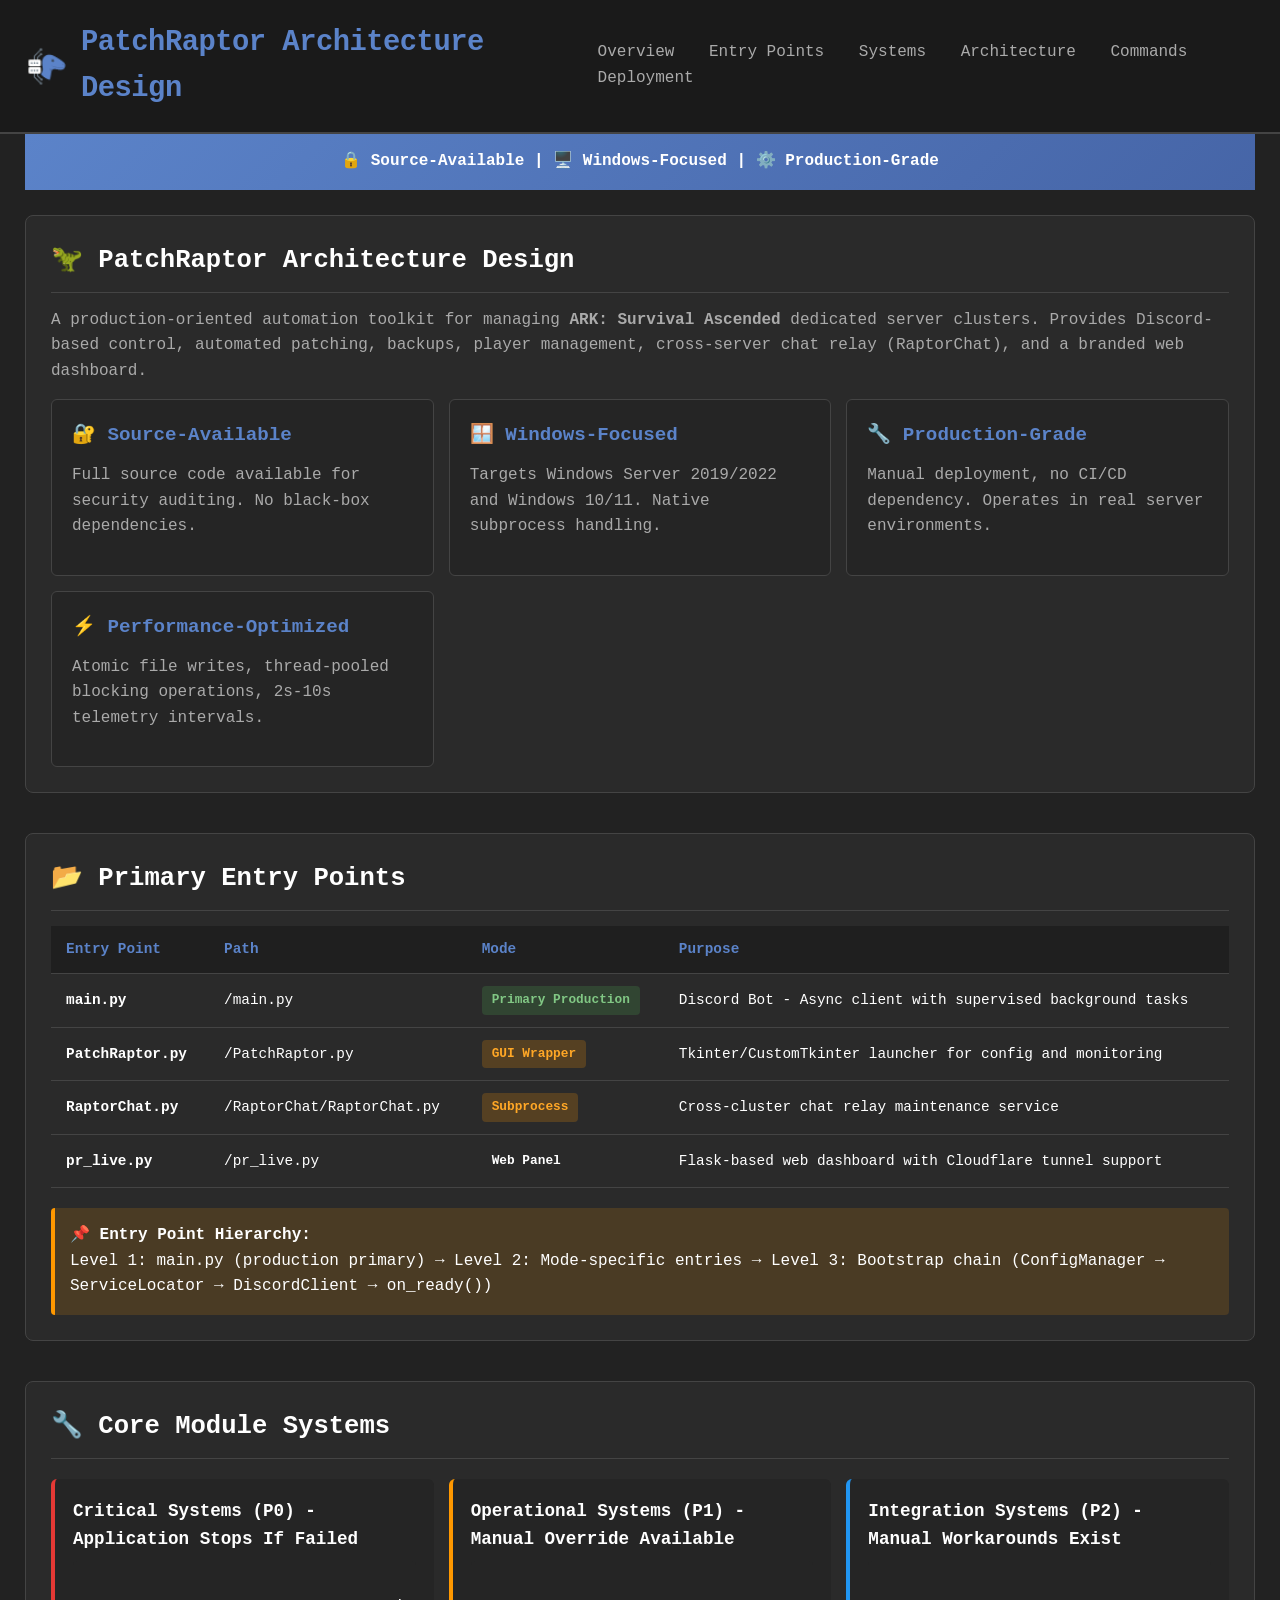
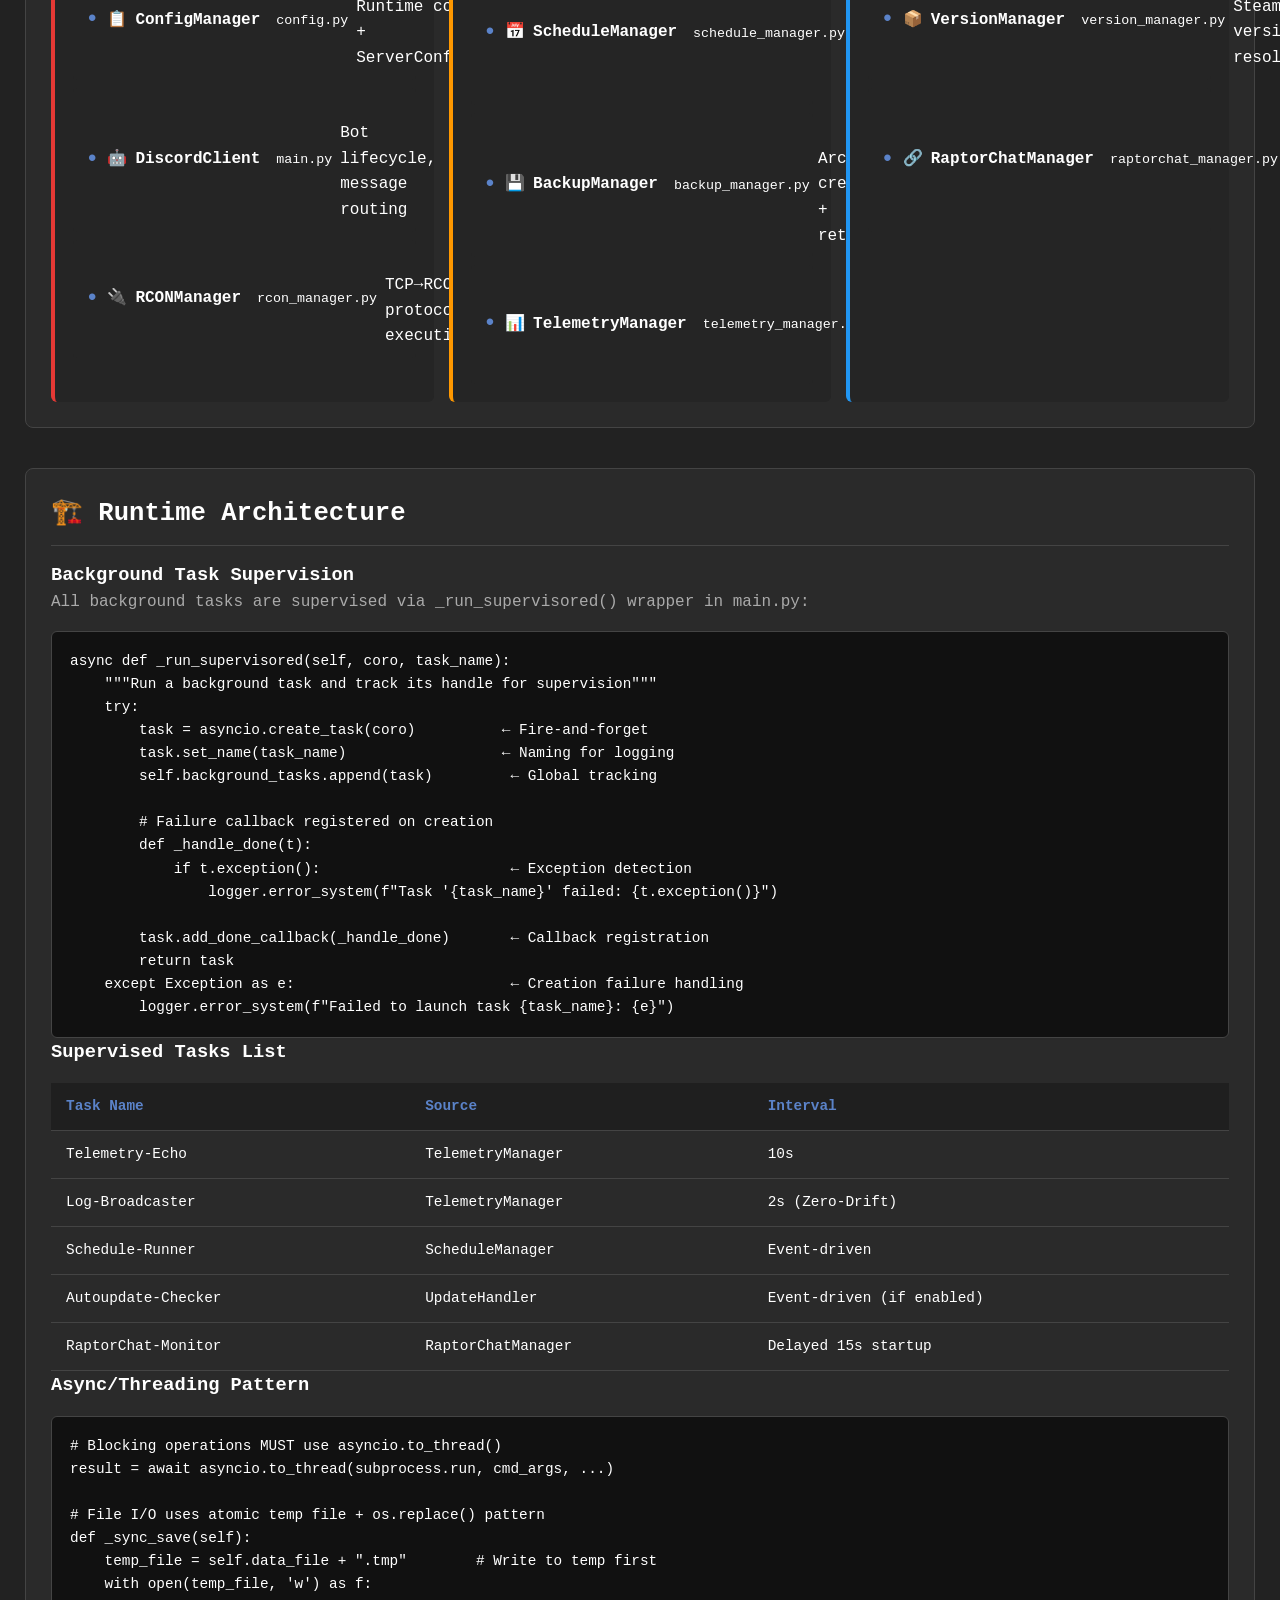
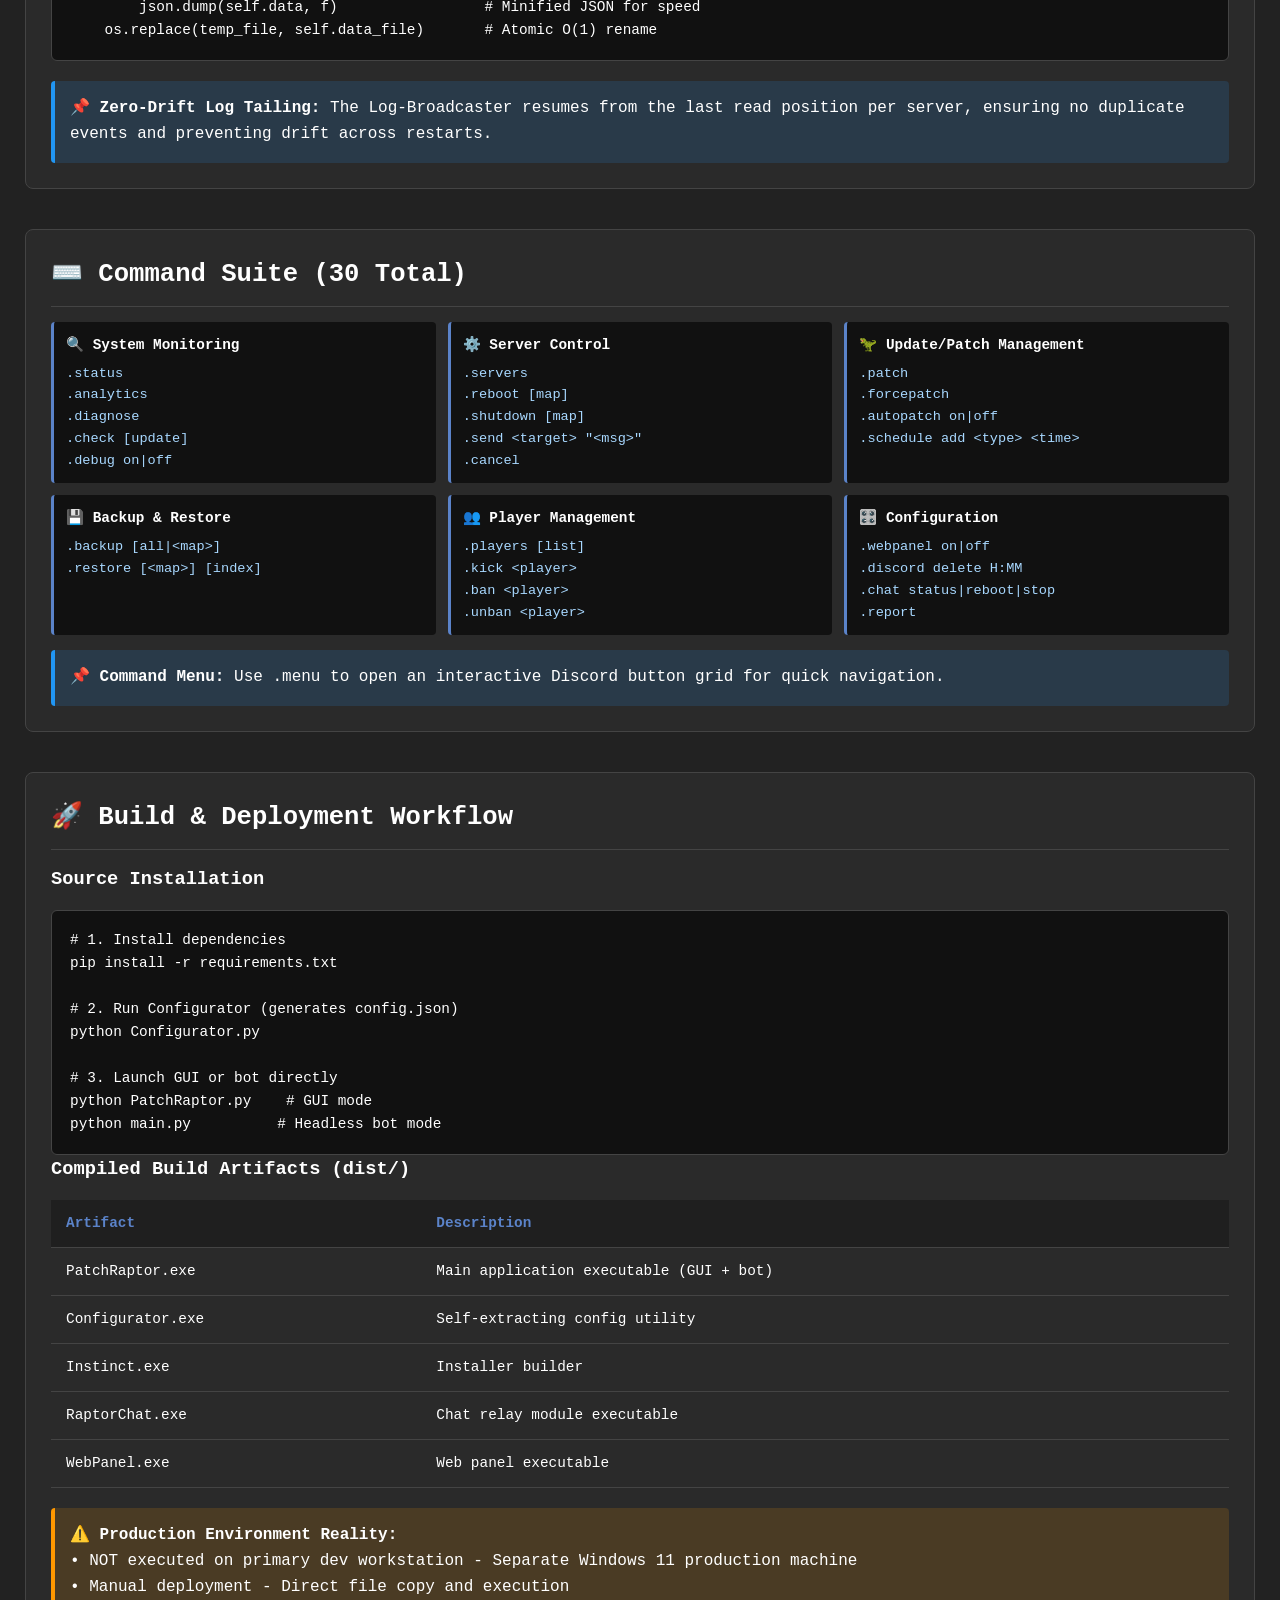
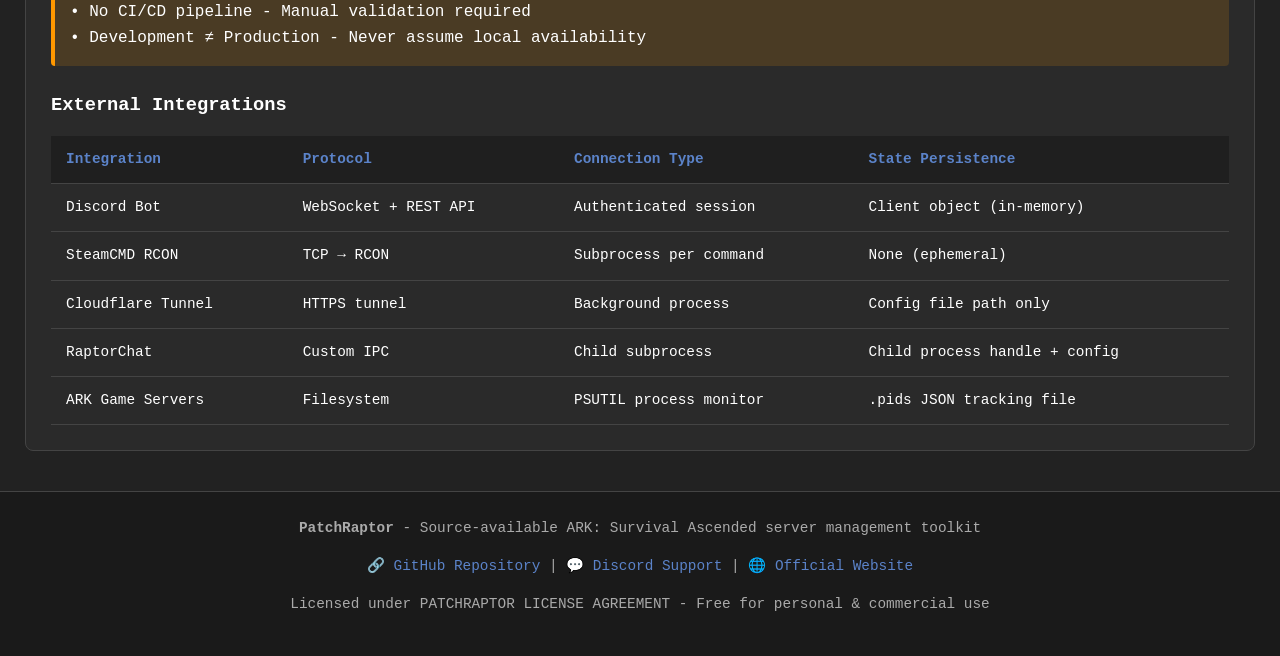
<file: docs/patchraptor.html>
<!DOCTYPE html>
<html lang="en">
<head>
    <meta charset="UTF-8">
    <meta name="viewport" content="width=device-width, initial-scale=1.0">
    <title>PatchRaptor - Architecture Design</title>
    
    <!-- Brand Styles -->
    <style>
        :root {
            --bg-color: #222222;
            --primary-color: #5B83C9;
            --hover-color: #4665a7;
            --text-primary: #ffffff;
            --text-secondary: #aaaaaa;
            --border-color: #444444;
            --font-main: 'Consolas', monospace;
            --card-bg: #2a2a2a;
            --success-color: #4caf50;
            --danger-color: #f44336;
            --warning-color: #ff9800;
            --info-color: #2196f3;
            --code-bg: #111111;
        }

        * {
            margin: 0;
            padding: 0;
            box-sizing: border-box;
        }

        body {
            background-color: var(--bg-color);
            color: var(--text-primary);
            font-family: var(--font-main);
            line-height: 1.6;
            overflow-x: hidden;
            display: flex;
            flex-direction: column;
            min-height: 100vh;
        }

        a {
            text-decoration: none;
            color: var(--primary-color);
            transition: color 0.3s ease;
        }

        a:hover {
            color: var(--hover-color);
        }

        .container {
            max-width: 1400px;
            margin: 0 auto;
            padding: 0 25px;
            width: 100%;
        }

        /* --- HEADER --- */
        header {
            background-color: #1a1a1a;
            border-bottom: 2px solid var(--border-color);
            padding-top: 20px;
            position: sticky;
            top: 0;
            z-index: 1000;
        }

        .header-content {
            display: flex;
            justify-content: space-between;
            align-items: center;
            margin-bottom: 20px;
            gap: 20px;
        }

        .logo {
            display: flex;
            align-items: center;
            gap: 12px;
            font-size: 1.8rem;
            font-weight: bold;
            color: var(--primary-color);
            letter-spacing: -0.5px;
        }

        .logo img {
            height: 44px;
            width: 44px;
            border-radius: 50%;
        }

        .nav-links a {
            margin-left: 25px;
            font-size: 1rem;
            color: var(--text-secondary);
        }

        .nav-links a:hover {
            color: var(--primary-color);
        }

        /* --- MAIN CONTENT --- */
        main {
            flex: 1;
            padding: 30px 0;
        }

        .section {
            margin-bottom: 40px;
            padding: 25px;
            background-color: var(--card-bg);
            border: 1px solid var(--border-color);
            border-radius: 8px;
        }

        .section-header {
            display: flex;
            align-items: center;
            gap: 12px;
            margin-bottom: 15px;
            padding-bottom: 10px;
            border-bottom: 1px solid var(--border-color);
        }

        .section-header h1,
        .section-header h2 {
            margin: 0;
            font-size: 1.6rem;
            color: white;
        }

        .section-header h3 {
            margin: 0;
            font-size: 1.3rem;
            color: var(--primary-color);
        }

        p {
            margin-bottom: 15px;
            color: var(--text-secondary);
        }

        /* --- FEATURES GRID --- */
        .features-grid {
            display: grid;
            grid-template-columns: repeat(auto-fit, minmax(320px, 1fr));
            gap: 15px;
        }

        .feature-card {
            background-color: #252525;
            padding: 20px;
            border: 1px solid var(--border-color);
            border-radius: 6px;
            transition: transform 0.2s, border-color 0.2s;
        }

        .feature-card:hover {
            transform: translateY(-3px);
            border-color: var(--primary-color);
        }

        .feature-card h3 {
            display: flex;
            align-items: center;
            gap: 10px;
            font-size: 1.2rem;
            color: var(--primary-color);
            margin-bottom: 12px;
        }

        /* --- SYSTEM TIERS --- */
        .system-grid {
            display: grid;
            grid-template-columns: repeat(auto-fit, minmax(300px, 1fr));
            gap: 15px;
            margin-top: 20px;
        }

        .system-card {
            background-color: #252525;
            border-left: 4px solid var(--primary-color);
            padding: 18px;
            border-radius: 6px;
        }

        .system-card.p0 {
            border-left-color: #e53935;
        }

        .system-card.p1 {
            border-left-color: var(--warning-color);
        }

        .system-card.p2 {
            border-left-color: var(--info-color);
        }

        .system-card h4 {
            margin-bottom: 8px;
            font-size: 1.1rem;
        }

        .priority-badge {
            display: inline-block;
            padding: 3px 8px;
            border-radius: 4px;
            font-size: 0.75rem;
            font-weight: bold;
            margin-left: 8px;
            text-transform: uppercase;
        }

        .priority-badge.p0 { background-color: rgba(229, 57, 53, 0.2); color: #ef5350; }
        .priority-badge.p1 { background-color: rgba(255, 152, 0, 0.2); color: #ffa726; }
        .priority-badge.p2 { background-color: rgba(33, 150, 243, 0.2); color: #64b5f6; }

        /* --- DIAGRAMS --- */
        .diagram-box {
            background-color: var(--code-bg);
            padding: 20px;
            border-radius: 6px;
            border: 1px solid var(--border-color);
            margin-top: 15px;
            overflow-x: auto;
        }

        .diagram-diagram {
            font-family: var(--font-main);
            font-size: 0.9rem;
        }

        /* --- TABLES --- */
        .table-wrapper {
            overflow-x: auto;
            margin-top: 15px;
        }

        table {
            width: 100%;
            border-collapse: collapse;
            font-size: 0.9rem;
        }

        th, td {
            padding: 12px 15px;
            text-align: left;
            border-bottom: 1px solid var(--border-color);
        }

        th {
            background-color: #1f1f1f;
            color: var(--primary-color);
            font-weight: bold;
        }

        tr:hover {
            background-color: #252525;
        }

        /* --- CODE BLOCKS --- */
        pre {
            background-color: var(--code-bg);
            padding: 18px;
            border-radius: 6px;
            overflow-x: auto;
            font-size: 0.9rem;
            border: 1px solid var(--border-color);
            margin-top: 15px;
        }

        code {
            font-family: 'Consolas', monospace;
        }

        /* --- FOOTER --- */
        footer {
            text-align: center;
            padding: 25px;
            background-color: #1a1a1a;
            border-top: 1px solid var(--border-color);
            font-size: 0.9rem;
            color: var(--text-secondary);
        }

        .footer-note {
            max-width: 800px;
            margin: 0 auto;
        }

        /* --- UTILITIES --- */
        .badge {
            display: inline-block;
            padding: 4px 10px;
            border-radius: 4px;
            font-size: 0.8rem;
            font-weight: bold;
        }

        .badge-success { background-color: rgba(76, 175, 80, 0.2); color: #81c784; }
        .badge-danger { background-color: rgba(244, 67, 54, 0.2); color: #e57373; }
        .badge-warning { background-color: rgba(255, 152, 0, 0.2); color: #ffa726; }
        
        .highlight {
            background-color: rgba(91, 131, 201, 0.2);
            padding: 2px 6px;
            border-radius: 3px;
        }

        /* --- BANNER --- */
        .banner {
            background: linear-gradient(135deg, var(--primary-color), #4665a7);
            color: #fff;
            padding: 15px 20px;
            text-align: center;
            font-weight: bold;
            margin-bottom: 25px;
        }

        /* --- COMMAND EXAMPLES --- */
        .commands-grid {
            display: grid;
            grid-template-columns: repeat(auto-fit, minmax(300px, 1fr));
            gap: 12px;
        }

        .command-card {
            background-color: var(--code-bg);
            padding: 12px;
            border-radius: 4px;
            border-left: 3px solid var(--primary-color);
        }

        .command-card h5 {
            color: white;
            margin-bottom: 6px;
            font-size: 0.9rem;
        }

        .command-card code {
            display: block;
            color: #a8d8ff;
            font-size: 0.85rem;
            word-break: break-all;
        }

        /* --- CATEGORIES --- */
        .categories-list {
            list-style: none;
            display: grid;
            grid-template-columns: repeat(auto-fit, minmax(250px, 1fr));
            gap: 8px;
        }

        .categories-list li {
            background-color: #252525;
            padding: 8px 12px;
            border-radius: 4px;
            display: flex;
            align-items: center;
            gap: 8px;
        }

        .categories-list li:before {
            content: '•';
            color: var(--primary-color);
            font-size: 1.5rem;
            line-height: 1;
        }

        /* --- ALERTS --- */
        .alert-box {
            background-color: rgba(33, 150, 243, 0.15);
            border-left: 4px solid var(--info-color);
            padding: 15px;
            margin-top: 20px;
            border-radius: 4px;
        }

        .alert-box.warning {
            background-color: rgba(255, 152, 0, 0.15);
            border-left-color: var(--warning-color);
        }

        .alert-box.danger {
            background-color: rgba(244, 67, 54, 0.15);
            border-left-color: var(--danger-color);
        }

    </style>
</head>
<body>

    <!-- Header -->
    <header>
        <div class="container">
            <div class="header-content">
                <div class="logo">
                    <img src="pr40.png" alt="PatchRaptor Logo">
                    PatchRaptor Architecture Design
                </div>
                <nav class="nav-links">
                    <a href="#overview">Overview</a>
                    <a href="#entry-points">Entry Points</a>
                    <a href="#systems">Systems</a>
                    <a href="#architecture">Architecture</a>
                    <a href="#commands">Commands</a>
                    <a href="#deployment">Deployment</a>
                </nav>
            </div>
        </div>
    </header>

    <!-- Banner -->
    <div class="container">
        <div class="banner">
            🔒 Source-Available | 🖥️ Windows-Focused | ⚙️ Production-Grade
        </div>
    </div>

    <!-- Main Content -->
    <main class="container">

        <!-- Overview Section -->
        <section id="overview" class="section">
            <div class="section-header">
                <h1>🦖 PatchRaptor Architecture Design</h1>
            </div>
            <p>
                A production-oriented automation toolkit for managing <strong>ARK: Survival Ascended</strong> dedicated server clusters.
                Provides Discord-based control, automated patching, backups, player management, cross-server chat relay (RaptorChat), 
                and a branded web dashboard.
            </p>

            <div class="features-grid">
                <div class="feature-card">
                    <h3>🔐 Source-Available</h3>
                    <p>Full source code available for security auditing. No black-box dependencies.</p>
                </div>
                <div class="feature-card">
                    <h3>🪟 Windows-Focused</h3>
                    <p>Targets Windows Server 2019/2022 and Windows 10/11. Native subprocess handling.</p>
                </div>
                <div class="feature-card">
                    <h3>🔧 Production-Grade</h3>
                    <p>Manual deployment, no CI/CD dependency. Operates in real server environments.</p>
                </div>
                <div class="feature-card">
                    <h3>⚡ Performance-Optimized</h3>
                    <p>Atomic file writes, thread-pooled blocking operations, 2s-10s telemetry intervals.</p>
                </div>
            </div>
        </section>

        <!-- Entry Points Section -->
        <section id="entry-points" class="section">
            <div class="section-header">
                <h2>📂 Primary Entry Points</h2>
            </div>
            
            <table>
                <thead>
                    <tr>
                        <th>Entry Point</th>
                        <th>Path</th>
                        <th>Mode</th>
                        <th>Purpose</th>
                    </tr>
                </thead>
                <tbody>
                    <tr>
                        <td><strong>main.py</strong></td>
                        <td>/main.py</td>
                        <td><span class="badge badge-success">Primary Production</span></td>
                        <td>Discord Bot - Async client with supervised background tasks</td>
                    </tr>
                    <tr>
                        <td><strong>PatchRaptor.py</strong></td>
                        <td>/PatchRaptor.py</td>
                        <td><span class="badge badge-warning">GUI Wrapper</span></td>
                        <td>Tkinter/CustomTkinter launcher for config and monitoring</td>
                    </tr>
                    <tr>
                        <td><strong>RaptorChat.py</strong></td>
                        <td>/RaptorChat/RaptorChat.py</td>
                        <td><span class="badge badge-warning">Subprocess</span></td>
                        <td>Cross-cluster chat relay maintenance service</td>
                    </tr>
                    <tr>
                        <td><strong>pr_live.py</strong></td>
                        <td>/pr_live.py</td>
                        <td><span class="badge badge-info">Web Panel</span></td>
                        <td>Flask-based web dashboard with Cloudflare tunnel support</td>
                    </tr>
                </tbody>
            </table>

            <div class="alert-box warning">
                <strong>📌 Entry Point Hierarchy:</strong><br>
                Level 1: <code>main.py</code> (production primary) → Level 2: Mode-specific entries → 
                Level 3: Bootstrap chain (ConfigManager → ServiceLocator → DiscordClient → on_ready())
            </div>
        </section>

        <!-- Systems Section -->
        <section id="systems" class="section">
            <div class="section-header">
                <h2>🔧 Core Module Systems</h2>
            </div>

            <div class="system-grid">
                <!-- P0 Critical -->
                <div class="system-card p0">
                    <h4>Critical Systems (P0) - Application Stops If Failed</h4>
                    <ul class="categories-list">
                        <li>📋 <strong>ConfigManager</strong><br><small><code>config.py</code></small><br>Runtime config + ServerConfig[]</li>
                        <li>🤖 <strong>DiscordClient</strong><br><small><code>main.py</code></small><br>Bot lifecycle, message routing</li>
                        <li>🔌 <strong>RCONManager</strong><br><small><code>rcon_manager.py</code></small><br>TCP→RCON protocol execution</li>
                    </ul>
                </div>

                <!-- P1 Operational -->
                <div class="system-card p1">
                    <h4>Operational Systems (P1) - Manual Override Available</h4>
                    <ul class="categories-list">
                        <li>📅 <strong>ScheduleManager</strong><br><small><code>schedule_manager.py</code></small><br>Task queue + timing</li>
                        <li>💾 <strong>BackupManager</strong><br><small><code>backup_manager.py</code></small><br>Archive creation + retention</li>
                        <li>📊 <strong>TelemetryManager</strong><br><small><code>telemetry_manager.py</code></small><br>Metrics + state broadcast</li>
                    </ul>
                </div>

                <!-- P2 Integration -->
                <div class="system-card p2">
                    <h4>Integration Systems (P2) - Manual Workarounds Exist</h4>
                    <ul class="categories-list">
                        <li>📦 <strong>VersionManager</strong><br><small><code>version_manager.py</code></small><br>Steam version resolution</li>
                        <li>🔗 <strong>RaptorChatManager</strong><br><small><code>raptorchat_manager.py</code></small><br>Cross-cluster chat relay</li>
                    </ul>
                </div>
            </div>
        </section>

        <!-- Architecture Section -->
        <section id="architecture" class="section">
            <div class="section-header">
                <h2>🏗️ Runtime Architecture</h2>
            </div>

            <h3>Background Task Supervision</h3>
            <p>All background tasks are supervised via <code>_run_supervisored()</code> wrapper in <code>main.py</code>:</p>

            <pre><code>async def _run_supervisored(self, coro, task_name):
    """Run a background task and track its handle for supervision"""
    try:
        task = asyncio.create_task(coro)          ← Fire-and-forget
        task.set_name(task_name)                  ← Naming for logging
        self.background_tasks.append(task)         ← Global tracking

        # Failure callback registered on creation
        def _handle_done(t):
            if t.exception():                      ← Exception detection
                logger.error_system(f"Task '{task_name}' failed: {t.exception()}")

        task.add_done_callback(_handle_done)       ← Callback registration
        return task
    except Exception as e:                         ← Creation failure handling
        logger.error_system(f"Failed to launch task {task_name}: {e}")</code></pre>

            <h3>Supervised Tasks List</h3>
            <div class="table-wrapper">
                <table>
                    <thead>
                        <tr>
                            <th>Task Name</th>
                            <th>Source</th>
                            <th>Interval</th>
                        </tr>
                    </thead>
                    <tbody>
                        <tr><td>Telemetry-Echo</td><td><code>TelemetryManager</code></td><td>10s</td></tr>
                        <tr><td>Log-Broadcaster</td><td><code>TelemetryManager</code></td><td>2s (Zero-Drift)</td></tr>
                        <tr><td>Schedule-Runner</td><td><code>ScheduleManager</code></td><td>Event-driven</td></tr>
                        <tr><td>Autoupdate-Checker</td><td><code>UpdateHandler</code></td><td>Event-driven (if enabled)</td></tr>
                        <tr><td>RaptorChat-Monitor</td><td><code>RaptorChatManager</code></td><td>Delayed 15s startup</td></tr>
                    </tbody>
                </table>
            </div>

            <h3>Async/Threading Pattern</h3>
            <pre><code># Blocking operations MUST use asyncio.to_thread()
result = await asyncio.to_thread(subprocess.run, cmd_args, ...)

# File I/O uses atomic temp file + os.replace() pattern
def _sync_save(self):
    temp_file = self.data_file + ".tmp"        # Write to temp first
    with open(temp_file, 'w') as f:
        json.dump(self.data, f)                 # Minified JSON for speed
    os.replace(temp_file, self.data_file)       # Atomic O(1) rename</code></pre>

            <div class="alert-box">
                <strong>📌 Zero-Drift Log Tailing:</strong> The Log-Broadcaster resumes from the last read position per server, 
                ensuring no duplicate events and preventing drift across restarts.
            </div>
        </section>

        <!-- Commands Section -->
        <section id="commands" class="section">
            <div class="section-header">
                <h2>⌨️ Command Suite (30 Total)</h2>
            </div>

            <div class="commands-grid">
                <div class="command-card">
                    <h5>🔍 System Monitoring</h5>
                    <code>.status<br>.analytics<br>.diagnose<br>.check [update]<br>.debug on|off</code>
                </div>
                <div class="command-card">
                    <h5>⚙️ Server Control</h5>
                    <code>.servers<br>.reboot [map]<br>.shutdown [map]<br>.send &lt;target&gt; "&lt;msg&gt;"<br>.cancel</code>
                </div>
                <div class="command-card">
                    <h5>🦖 Update/Patch Management</h5>
                    <code>.patch<br>.forcepatch<br>.autopatch on|off<br>.schedule add &lt;type&gt; &lt;time&gt;</code>
                </div>
                <div class="command-card">
                    <h5>💾 Backup & Restore</h5>
                    <code>.backup [all|&lt;map&gt;]<br>.restore [&lt;map&gt;] [index]</code>
                </div>
                <div class="command-card">
                    <h5>👥 Player Management</h5>
                    <code>.players [list]<br>.kick &lt;player&gt;<br>.ban &lt;player&gt;<br>.unban &lt;player&gt;</code>
                </div>
                <div class="command-card">
                    <h5>🎛️ Configuration</h5>
                    <code>.webpanel on|off<br>.discord delete H:MM<br>.chat status|reboot|stop<br>.report</code>
                </div>
            </div>

            <div class="alert-box" style="margin-top: 15px;">
                <strong>📌 Command Menu:</strong> Use <code>.menu</code> to open an interactive Discord button grid for quick navigation.
            </div>
        </section>

        <!-- Deployment Section -->
        <section id="deployment" class="section">
            <div class="section-header">
                <h2>🚀 Build & Deployment Workflow</h2>
            </div>

            <h3>Source Installation</h3>
            <pre><code># 1. Install dependencies
pip install -r requirements.txt

# 2. Run Configurator (generates config.json)
python Configurator.py

# 3. Launch GUI or bot directly
python PatchRaptor.py    # GUI mode
python main.py          # Headless bot mode</code></pre>

            <h3>Compiled Build Artifacts (<code>dist/</code>)</h3>
            <div class="table-wrapper">
                <table>
                    <thead>
                        <tr>
                            <th>Artifact</th>
                            <th>Description</th>
                        </tr>
                    </thead>
                    <tbody>
                        <tr>
                            <td><code>PatchRaptor.exe</code></td>
                            <td>Main application executable (GUI + bot)</td>
                        </tr>
                        <tr>
                            <td><code>Configurator.exe</code></td>
                            <td>Self-extracting config utility</td>
                        </tr>
                        <tr>
                            <td><code>Instinct.exe</code></td>
                            <td>Installer builder</td>
                        </tr>
                        <tr>
                            <td><code>RaptorChat.exe</code></td>
                            <td>Chat relay module executable</td>
                        </tr>
                        <tr>
                            <td><code>WebPanel.exe</code></td>
                            <td>Web panel executable</td>
                        </tr>
                    </tbody>
                </table>
            </div>

            <div class="alert-box warning">
                <strong>⚠️ Production Environment Reality:</strong><br>
                • NOT executed on primary dev workstation - Separate Windows 11 production machine<br>
                • Manual deployment - Direct file copy and execution<br>
                • No CI/CD pipeline - Manual validation required<br>
                • Development ≠ Production - Never assume local availability
            </div>

            <h3 style="margin-top: 25px;">External Integrations</h3>
            <div class="table-wrapper">
                <table>
                    <thead>
                        <tr>
                            <th>Integration</th>
                            <th>Protocol</th>
                            <th>Connection Type</th>
                            <th>State Persistence</th>
                        </tr>
                    </thead>
                    <tbody>
                        <tr>
                            <td>Discord Bot</td>
                            <td>WebSocket + REST API</td>
                            <td>Authenticated session</td>
                            <td>Client object (in-memory)</td>
                        </tr>
                        <tr>
                            <td>SteamCMD RCON</td>
                            <td>TCP → RCON</td>
                            <td>Subprocess per command</td>
                            <td>None (ephemeral)</td>
                        </tr>
                        <tr>
                            <td>Cloudflare Tunnel</td>
                            <td>HTTPS tunnel</td>
                            <td>Background process</td>
                            <td>Config file path only</td>
                        </tr>
                        <tr>
                            <td>RaptorChat</td>
                            <td>Custom IPC</td>
                            <td>Child subprocess</td>
                            <td>Child process handle + config</td>
                        </tr>
                        <tr>
                            <td>ARK Game Servers</td>
                            <td>Filesystem</td>
                            <td>PSUTIL process monitor</td>
                            <td>.pids JSON tracking file</td>
                        </tr>
                    </tbody>
                </table>
            </div>
        </section>

    </main>

    <!-- Footer -->
    <footer>
        <div class="container">
            <div class="footer-note">
                <p><strong>PatchRaptor</strong> - Source-available ARK: Survival Ascended server management toolkit</p>
                <p style="margin-top: 10px;">🔗 <a href="https://github.com/n1Kk085/PatchRaptor">GitHub Repository</a> | 
                   💬 <a href="https://discord.gg/NmHbruVs56">Discord Support</a> | 
                   🌐 <a href="https://patchraptor.online">Official Website</a></p>
                <p style="margin-top: 8px;">Licensed under PATCHRAPTOR LICENSE AGREEMENT - Free for personal & commercial use</p>
            </div>
        </div>
    </footer>

</body>
</html>
</file>
